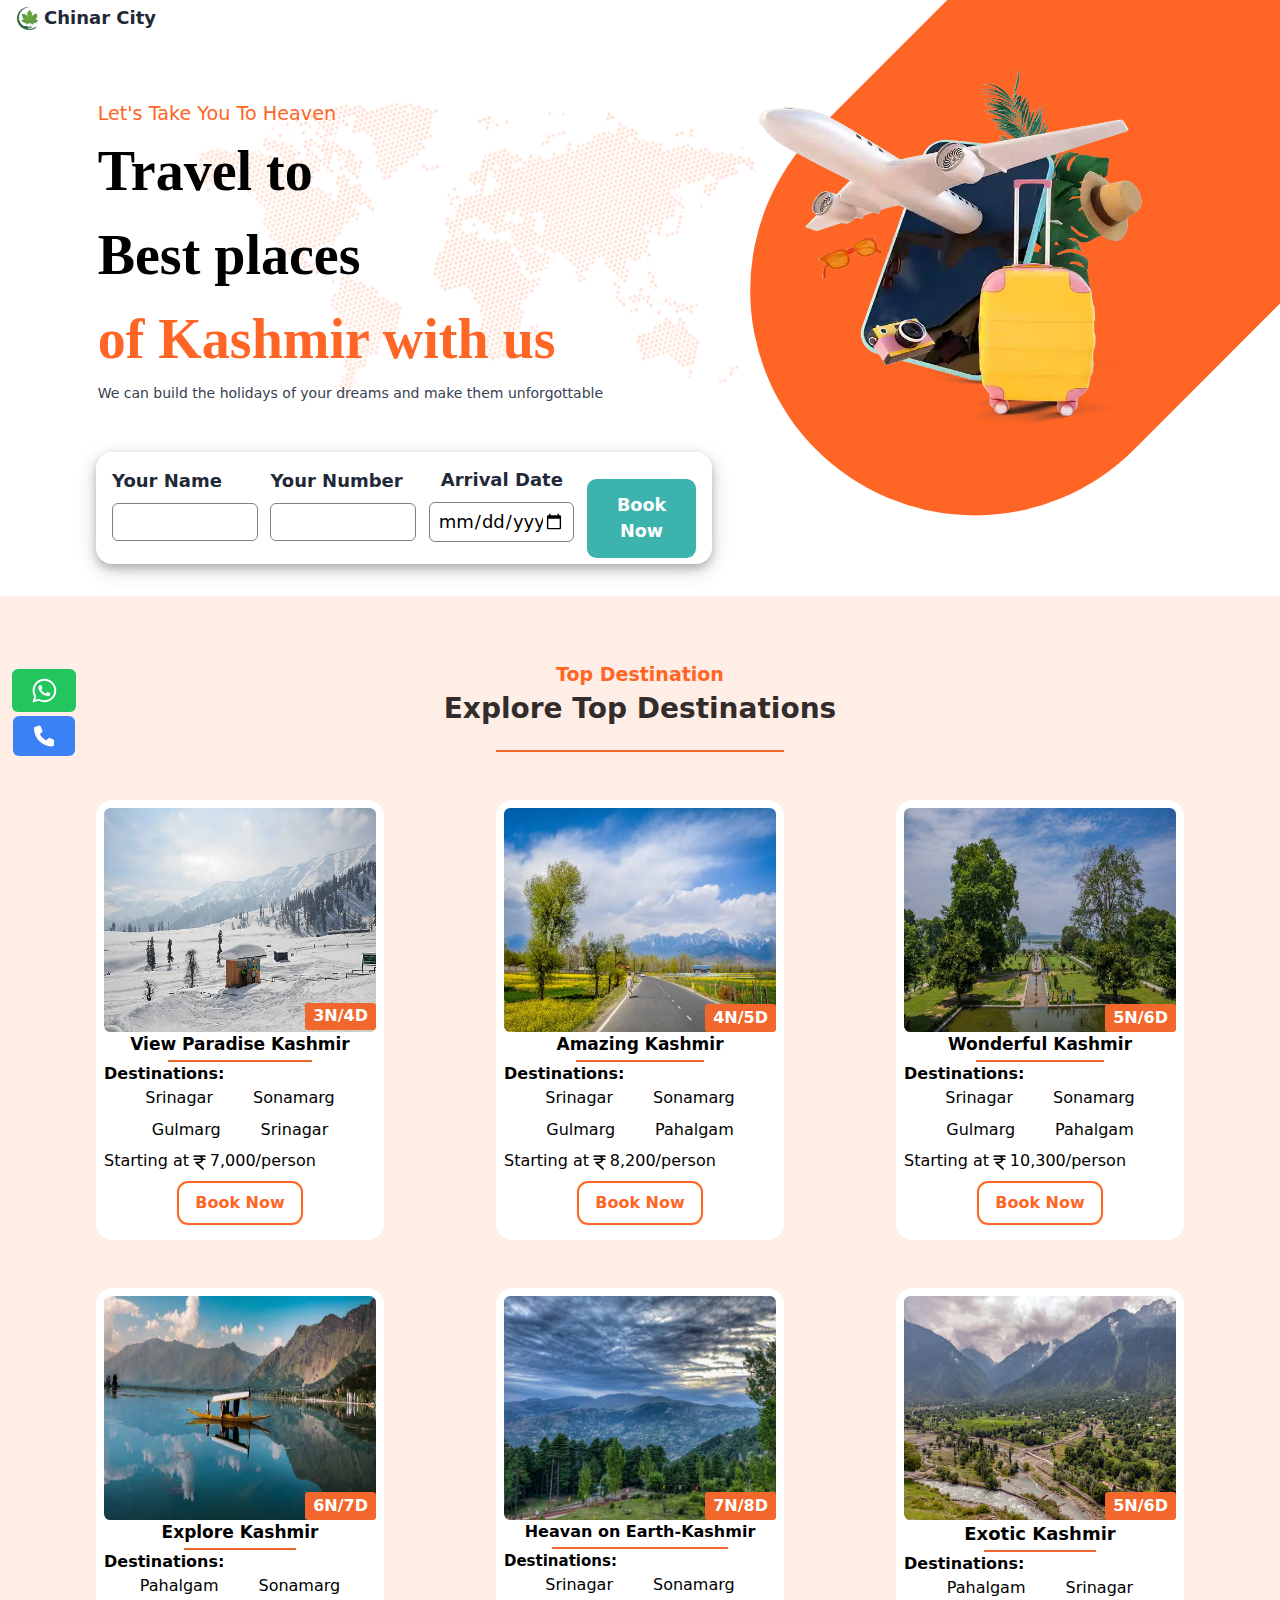
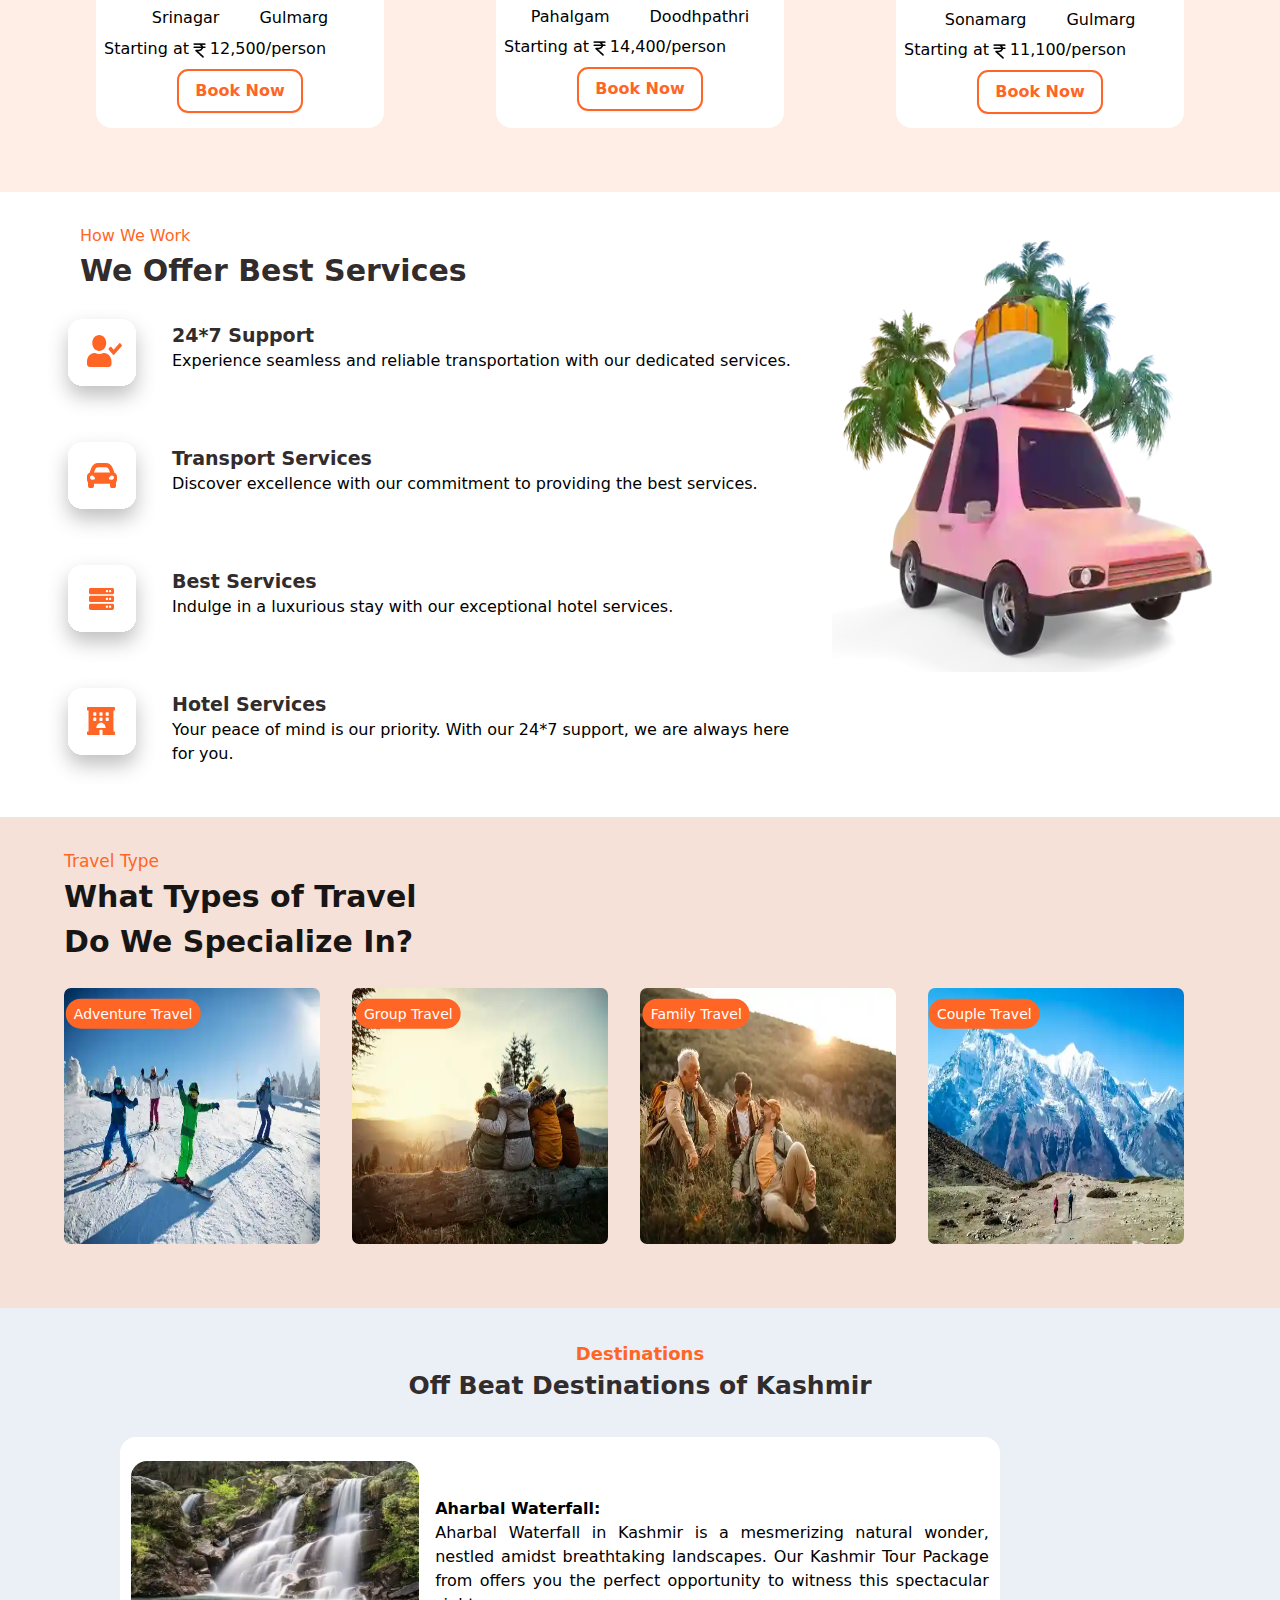
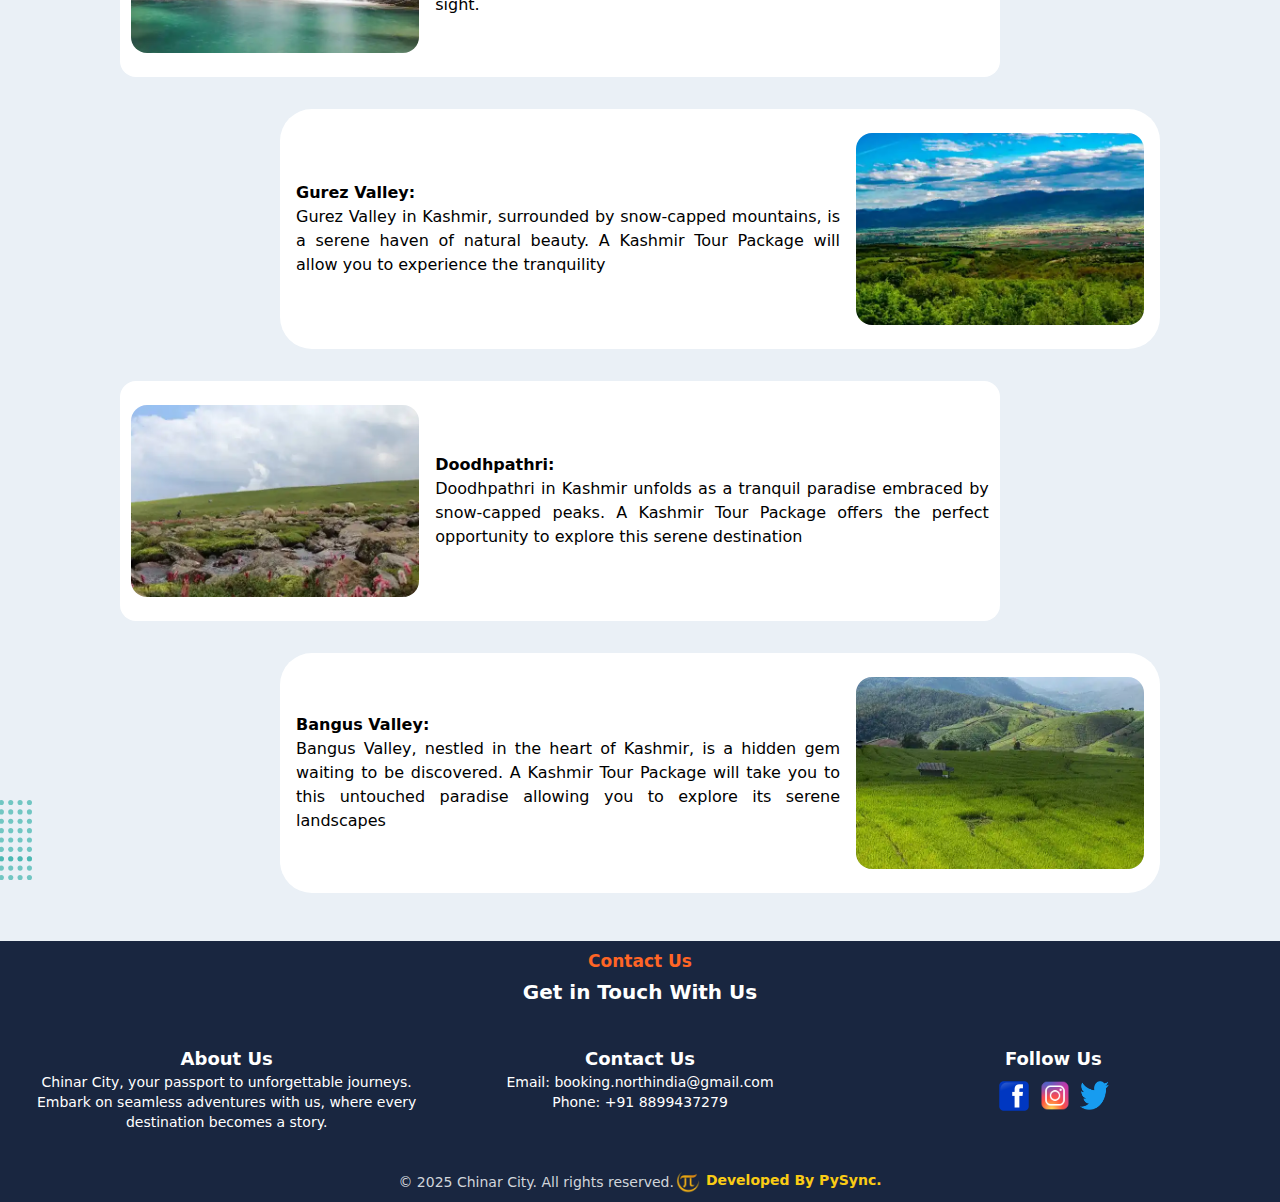
<file: index.html>
<!DOCTYPE html>
<html lang="en">
<head>
    
    <!-- Google tag (gtag.js) -->
<script async src="https://www.googletagmanager.com/gtag/js?id=AW-16544495158"></script>
<script>
  window.dataLayer = window.dataLayer || [];
  function gtag(){dataLayer.push(arguments);}
  gtag('js', new Date());

  gtag('config', 'AW-16544495158');
</script>

<!-- Event snippet for ConversionAction05Mar2025 conversion page
In your html page, add the snippet and call gtag_report_conversion when someone clicks on the chosen link or button. -->
<script>
function gtag_report_conversion(url) {
  var callback = function () {
    if (typeof(url) != 'undefined') {
      window.location = url;
    }<
  };
  gtag('event', 'conversion', {
      'send_to': 'AW-16544495158/zjQYCMzosaYaELbsg9E9',
      'event_callback': callback
  });
  return false;
}
</script>

    <meta charset="UTF-8">
    <meta name="viewport" content="width=device-width, initial-scale=1.0">
    <link rel="stylesheet" href="style.css">
    <link rel="icon" type="image/webp" href="images/logo.webp">
    <title>Chinar city </title>
    <style>
        body{
            box-sizing:border-box;
            padding: 0px 0px;
            margin: 0px 0px;
        }

        .heroImg{
            position: absolute;
            top: -81px;
            width: 530px;
            height: 600px;
            right: -0.3px;
            z-index: -1;
        }
        @media (min-width: 950px) and (max-width: 1160px){ 
            .heroImg{
            position: absolute;
            top: -81px;
            width: 450px;
            height: 600px;
            right: -0.5px;
            z-index: -1;
        }
        }
        @media (min-width: 768px) and (max-width: 950px){ 
            .heroImg{
            position: absolute;
            top: -81px;
            width: 430px;
            height: 600px;
            right: -0.5px;
            z-index: -1;
        }
        }
        @media (min-width: 600px) and (max-width: 768px){ 
            .heroImg{
            position: absolute;
            top: -81px;
            width: 510px;
            height: 600px;
            right: -0.5px;
            z-index: -1;
        }
        }
        @media (min-width: 500px) and (max-width: 600px){ 
            .heroImg{
            position: absolute;
            top: -81px;
            width: 500px;
            height: 700px;
            right: -0.5px;
            z-index: -1;
        }
        }
        @media (min-width: 400px) and (max-width: 500px) {
            .heroImg{
            position: absolute;
            top: -81px;
            width: 400px;
            height:600px;
            right: -0.5px;
            z-index: -1;
        }

        }
        @media (min-width: 200px) and (max-width: 400px) {
            .heroImg{
            position: absolute;
            top: -81px;
            width: 320px;
            height:500px;
            right: -0.5px;
            z-index: -1;
        }

        }
      
           
        .mapImg{
            position: absolute;
            top: 80px;
            width: 650px;
            height: 550px;
            left: 150px;
            z-index: -1;
           
        }
        @media (min-width: 768px) and (max-width: 1000px){
            .mapImg{
            position: absolute;
            top: 80px;
            width: 500px;
            height: 400px;
            left:50px;
            z-index: -1;
           
        }
            }
            @media (min-width: 500px) and (max-width: 508px){
            .mapImg{
            position: absolute;
            top: 35rem;
            width: 480px;
            height: 400px;
            left:10px;
            z-index: -1;
           
        }
            }
        @media (min-width: 508px) and (max-width: 768px){
            .mapImg{
            position: absolute;
            top: 35rem;
            width: 500px;
            height: 400px;
            left:10px;
            z-index: -1;
           
        }
            }
        @media (min-width: 400px) and (max-width: 500px) {
            .mapImg{
            position: absolute;
            top: 35rem;
            width: 400px;
            height: 300px;
            left:0px;
            z-index: -1;
           
        }

        }
        @media (min-width: 200px) and (max-width: 400px) {
            .mapImg{
            position: absolute;
            top: 35rem;
            width: 300px;
            height: 300px;
            left:0px;
            z-index: -1;
           
        }

        }
        .aeroplaneimg{
            height: 25rem;
            width: 28rem;

        }
        @media (min-width: 400px) and (max-width: 500px) {
            .aeroplaneimg{
            height: 20rem;
            width: 23rem;

        }

        }
        @media (min-width: 200px) and (max-width: 400px) {
            .aeroplaneimg{
            height: 15rem;
            width: 18rem;

        }

        }

       
        .header{
            display: flex;
            flex-direction: row;
            align-items: start;
            justify-content: space-around;
            padding: .5rem 2rem;
            gap: 0px;
        }
        @media (max-width:768px){
            .header{
            display: flex;
            flex-direction: column-reverse;
            align-items: center;
            justify-content: space-around;
            padding: 2rem 2rem;
            gap:2rem;
        }

        }
        .toptext{
            font-size: 3.5rem;
            font-weight: 600;
        }
        @media (min-width: 768px) and (max-width: 900px) {  
            .toptext{
            font-size: 2.7rem;
            font-weight:600;
        } 
        }
        @media (min-width: 410px) and (max-width: 678px) {  
            .toptext{
                font-size: 3.5rem;
            font-weight: 600;
        } 
        }
        @media (min-width: 200px) and (max-width: 410px) {  
            .toptext{
            font-size: 2.6rem;
            font-weight:600;
            text-align: center;
        } 
        }
        .formfield{
            width: 9.1rem;
            border: 1px solid gray;
        }
        @media (min-width: 200px) and (max-width: 400px) {  
            .form{
            background-color: #ffffff;
            padding: 1rem 1rem;
            display: flex;
            flex-direction: column;
            align-items: center;
            justify-content:center;
            border-radius: 2rem;
            gap: 0.8rem;
            width: 18rem;
            box-shadow: 0 4px 8px 0 rgba(0, 0, 0, 0.2), 0 6px 20px 0 rgba(0, 0, 0, 0.19);
        }
    }
        @media (min-width: 400px) and (max-width: 768px) {  
            .form{
            background-color: #ffffff;
            padding: 1rem 1rem;
            display: flex;
            flex-direction: column;
            align-items: center;
            justify-content:center;
            border-radius: 2rem;
            width: 22rem;
            gap: 0.4rem;
            box-shadow: 0 4px 8px 0 rgba(0, 0, 0, 0.2), 0 6px 20px 0 rgba(0, 0, 0, 0.19);
        }
    }
    @media (min-width: 768px){
        .form{
            background-color: #ffffff;
            padding: 0.4rem 1rem;
            margin-left: 6rem;
            display: flex;
            flex-direction: row;
            align-items: center;
            justify-content: start;
            border-radius: 1rem;
            gap: 0.8rem;
            width: 38.5rem;
            box-shadow: 0 4px 8px 0 rgba(0, 0, 0, 0.2), 0 6px 20px 0 rgba(0, 0, 0, 0.19);
        }
    }
    .formbtn{
            background-color: #3DB3AD;
            font-size: 1.1rem;
            padding: 0.7rem 1.2rem;
            color: #ffffff;
            font-weight: 700;
            border-radius: 0.6rem;
            margin-top: 1rem;
           
        }
    @media (min-width: 768px){ 
        .formbtn{
            background-color: #3DB3AD;
            font-size: 1.1rem;
            padding: 0.8rem 0.6rem;
            color: #ffffff;
            font-weight: 700;
            border-radius: 0.6rem;
            margin-top: 1.3rem;
           
        }
        }
        
      .formbtn:hover{
        background-color: #3fb5af;

        }
        .booknow{
        border: 2px solid #ff6525;
         color:#ff6525;
         border-radius: 0.7rem;
         transition: 0.5s;
    }
    .booknow:hover{
        background-color:#f85b18;
        color: white;
    }
    .pkcscn{
        padding: 4rem 3rem;
        margin-top: 2rem;
        background-color: #FFEEE5;
    }
    @media (min-width: 768px) and (max-width:1024px){
        .pkcscn{
        padding: 4rem 1.5rem;
        background-color: #FFEEE5;
    }
    }
    @media (min-width: 200px) and (max-width:400px){
        .card{
        width: 16rem;
        height: 27rem;
        border-radius: 1rem;
        padding: 0.5rem 0.5rem 0.7rem 0.5rem;
        background-color: #ffffff;
    }
    }
    @media (min-width: 400px) and (max-width:768px){
        .card{
        width: 20rem;
        height: 27rem;
        border-radius: 1rem;
        padding: 0.5rem 0.5rem 0.7rem 0.5rem;
        background-color: #ffffff;
    }
    }
    @media (min-width: 768px) and (max-width:925px){
        .card{
        width: 18rem;
        height: auto;
        border-radius: 1rem;
        padding: 0.5rem 0.5rem 0.7rem 0.5rem;
        background-color: #ffffff;
    }
    }
    @media (min-width: 925px) and (max-width:1024px){
        .card{
        width: 18rem;
        height: 27.5rem;
        border-radius: 1rem;
        padding: 0.5rem 0.5rem 0.7rem 0.5rem;
        background-color: #ffffff;
    }
    }
    @media (min-width: 1024px) {
    .card{
        width: 18rem;
        height: 27.5rem;
        border-radius: 1rem;
        padding: 0.5rem 0.5rem;
        background-color: #ffffff;
    }
}
 .packages {
    display:flex;
    flex-direction: column;
    justify-content: center;
    align-items: center;
    gap: 4rem;
    margin-top: 2rem;
}

@media (min-width: 768px) {
    .packages {
    display:flex;
    flex-direction: row;
    justify-content: space-evenly;
    align-items: center;
    margin-top: 3rem;
    }
}
.dotsimg{
        display: none;
    }
    .dotsimg2{
            display: none;
    }
@media (min-width: 768px) {
.dotsimg{
            display: block;
            position: absolute;
            top: 47rem;
            width: 80px;
            height: 100px;
            left: 45px;
            z-index: -1;
        }
        .dotsimg2{
            display: block;
            position: absolute;
            top: 96rem;
            width: 80px;
            height: 100px;
            right: 35px;
            z-index: -1;
        }
    }
    
    .servicescn {
    padding: 2rem 3rem;
    display: flex;
    flex-direction: column;
    justify-content: center;
    align-content: center;
    text-align: center; /* Add text-align center for small screens */
}

@media (min-width: 768px) {
    .servicescn {
        padding: 2rem 3rem;
        display: flex;
        flex-direction: row;
        justify-content: space-around;
        align-content: start;
        text-align: left; /* Reset text-align for larger screens */
    }
}
.servicescn2 {
    display: flex;
    flex-direction: column;
    align-items: center; 
    justify-content: center; 
    gap: 1rem;
}
@media (min-width: 768px) {
.servicescn2 {
    display: flex;
    flex-direction: column;
    align-items: start; 
    justify-content: start; 
    gap: 1rem;
}
}
.servicescn3 {
    display: flex;
    flex-direction: column;
    align-items: center;
    justify-content: center; 
    margin-left: 0; 
}
@media (min-width: 768px) {
.servicescn3 {
    display: flex;
    flex-direction: column;
    align-items: start;
    justify-content: center; 
    margin-left: 2rem; 
}
}


     .sertxt1{
        font-size: 16px;
        font-weight: 500;
        color: #ff6525;

     }
     .sertxt2{
        font-size: 30px;
        font-weight: 700;
        color: rgb(50, 44, 44);

     }
     @media (max-width:768px){
        .sertxt1{
        font-size: 15px;
        font-weight: 500;
        color: #ff6525;

     }
     .sertxt2{
        font-size: 28px;
        font-weight: 700;
        color: rgb(50, 44, 44);

     }

     }
     @media (min-width: 1140px) {
.servicebg{
            display: block;
            position: absolute;
           top: 248rem;
            width: 530px;
            height: 10px;
            right: 0px;
            z-index: -1;
        }
    }
    
    @media (min-width:1024px) and (max-width:1140px){
        
.servicebg{
            display: block;
            position: absolute;
           top: 250rem;
            width: 500px;
            height: 10px;
            right: 0px;
            z-index: -1;
        }
    }
    @media (min-width:900px) and (max-width:1024px){
        
        .servicebg{
                    display: block;
                    position: absolute;
                   top: 252rem;
                    width: 450px;
                    height: 10px;
                    right: 0px;
                    z-index: -1;
                }
            }
            @media (min-width:830px) and (max-width:900px){
        
        .servicebg{
                    display: block;
                    position: absolute;
                   top: 252rem;
                    width: 400px;
                    height: 10px;
                    right: 0px;
                    z-index: -1;
                }
            
            }
            @media (min-width:808px) and (max-width:830px){
        
        .servicebg{
                    display: block;
                    position: absolute;
                   top: 256rem;
                      width: 400px;
                    height: 10px;
                    right: 0px;
                    z-index: -1;
                }
            
            }
            @media (min-width:768px) and (max-width:808px){
        
        .servicebg{
                    display: block;
                    position: absolute;
                   top: 270rem;
                    width: 400px;
                    height: 10px;
                    right: 0px;
                    z-index: -1;
                }
            
            }
            @media (max-width:768px) {
            .servicebg{
                display: none;
            }
        }
        .carimg {
    margin: 0 auto; /* Center the car image */
    display: block; /* Ensure margin: 0 auto works */
    height: 28rem;
    width: 25rem;
}


@media (min-width: 900px) and (max-width: 1024px) {
    .carimg {
        height: 27rem;
        width: 27rem;
    }
}

@media (min-width: 768px) and (max-width: 900px) {
    .carimg {
        height: 26rem;
        width: 20rem;
    }
} 
@media (min-width: 480px) and (max-width: 768px) {
    .carimg {
        height: 27rem;
        width: 27rem;
    }
}
@media (min-width: 410px) and (max-width: 480px) {
    .carimg {
        height: 25rem;
        width: 20rem;
    }
}
@media (min-width: 300px) and (max-width: 410px) {
    .carimg {
        height: 20rem;
        width: 15rem;
    }
}
.serviceList{
    display: flex;
    flex-direction: row;
    align-items: start;
    justify-content: start;
}
@media (max-width:768px) {
            .serviceList{
                display: flex;
                flex-direction: column;
                justify-content: center;
                align-items: center;
            }
        }
        .imgtest {
    position: relative;
    display: inline-block;
}

.travel3 {
    display: block;
    width: 16rem;
    height: 16rem;
    border-radius: 7px;
}

.imgtext {
    position: absolute;
    top: 10%;
    left: 22%;
    transform: translate(-50%, -50%);
    text-align: center;
    padding: 0.3rem 0.5rem;
    background-color: #ff6525;
    border-radius: 2rem;
    color: white; /* Adjust the text color as needed */
}

.travel4 {
    font-size: 14px; /* Adjust the font size as needed */
    margin: 0;
    font-weight: 500;
}

.travel1 {
    padding: 2rem 3rem;
    display: flex;
    flex-direction: column-reverse;
    justify-content: center;
    align-content: center;
    text-align: center; /* Add text-align center for small screens */
    background-color: #f5e1d8;
}

@media (min-width: 768px) {
    .travel1 {
        padding: 2rem 1.5rem 4rem  4rem;
        display: flex;
        flex-wrap: wrap; /* Allow items to wrap */
        justify-content: center;
        align-content: start;
        text-align: left;
        background-color: #f5e1d8;
    }
}

.travel2 {
        display: flex;
        flex-direction: column;
        align-items: center;
        justify-content: center;
        gap: 2rem;
        margin-top: 1.5rem;
    }

@media (min-width: 768px) {
.travel2 {
    display: flex;
    flex-direction: row;
    flex-wrap: wrap;
    align-items: center;
    justify-content: center;
    gap: 2rem;
}
}
@media (min-width: 768px) {
.traveltxt{
    font-size: 30px;
    font-weight: 700;
    color: rgb(24, 21, 21);

}
}
@media (min-width: 200px) and (max-width: 500px) {
.traveltxt{
    font-size: 23px;
    font-weight: 700;
    color: rgb(24, 21, 21);

}
}
@media (min-width: 500px) and (max-width: 768px) {
.traveltxt{
    font-size: 27px;
    font-weight: 700;
    color: rgb(24, 21, 21);

}
}

.travelheading{
    display: flex;
    flex-direction: column;
    align-items: center;
    justify-content: center;
}
@media (min-width:1210px){
.travelheading{
    display: flex;
    flex-direction: column;
    align-items: start;
    justify-content: start;
}
}
.dotsimg3{
    display: none;
}
@media (min-width: 830px) {
.dotsimg3{
            display: block;
            position: absolute;
            top: 250rem;
            width: 80px;
            height: 100px;
            left: -48px;
        
        }
    }
    @media (min-width: 808px) and (max-width:830px) {
.dotsimg3{
            display: block;
            position: absolute;
            top: 260rem;
            width: 80px;
            height: 100px;
            left: -48px;
        
        }
    }
    @media (min-width: 768px) and (max-width:808px) {
.dotsimg3{
            display: block;
            position: absolute;
            top: 270rem;
            width: 80px;
            height: 100px;
            left: -48px;
        
        }
    }
.destscn1{
    padding: 2rem 2rem;
    background-color: rgb(234, 240, 246);
    display: flex;
    flex-direction: column;
    justify-content: center;
    align-items: center;
}
.destscn2{
    display: flex;
    flex-direction: column;
    justify-content: center;
    align-items: center;
    gap: 1rem;
    background-color: white;
    padding: 0.7rem 0.7rem;
    border-radius: 1rem;

}
@media (min-width:768px) and (max-width:1075px){
.destscn2{
    display: flex;
    flex-direction: row;
    justify-content: center;
    align-items: center;
    gap: 1rem;
    background-color: white;
    padding: 0.7rem 0.7rem;
    border-radius: 1rem;
    width: 45rem;
    height: 15rem;
    margin-right: 10rem;
}
}
@media (min-width:768px) and (max-width:885px){
.destscn2{
    display: flex;
    flex-direction: row;
    justify-content: center;
    align-items: center;
    gap: 1rem;
    background-color: white;
    padding: 0.7rem 0.7rem;
    border-radius: 1rem;
    width: 40rem;
    height: 15rem;
    margin-right: 7rem;
    
}
}
@media (min-width:1075px) {
.destscn2{
    display: flex;
    flex-direction: row;
    justify-content: center;
    align-items: center;
    gap: 1rem;
    background-color: white;
    padding: 0.7rem 0.7rem;
    border-radius: 1rem;
    width: 55rem;
    height: 15rem;
    margin-right: 10rem;
}


}
.destscn3{
    display: flex;
    flex-direction: column-reverse;
    justify-content: center;
    align-items: center;
    gap: 1rem;
    background-color: white;
    padding: 1rem 1rem;
    border-radius: 2rem;

}
@media (min-width:768px) and (max-width:1075px){
.destscn3{
    display: flex;
    flex-direction: row;
    justify-content: center;
    align-items: center;
    gap: 1rem;
    background-color: white;
    padding: 1rem 1rem;
    border-radius: 2rem;
    width: 45rem;
    height: 15rem;
    margin-left: 10rem;
}
}
@media (min-width:768px) and (max-width:885px){
.destscn3{
    display: flex;
    flex-direction: row;
    justify-content: center;
    align-items: center;
    gap: 1rem;
    background-color: white;
    padding: 1rem 1rem;
    border-radius: 2rem;
    width: 40rem;
    height: 15rem;
    margin-left: 7rem;
}
}
@media (min-width:1075px){
.destscn3{
    display: flex;
    flex-direction: row;
    justify-content: center;
    align-items: center;
    gap: 1rem;
    background-color: white;
    padding: 1rem 1rem;
    border-radius: 2rem;
    width: 55rem;
    height: 15rem;
    margin-left: 10rem;
}
}
.destimg{
    border-radius: 1rem;
    height: 12rem;
    font-weight: 12rem;
}
@media (min-width: 200px) and (max-width: 400px) {
.whatsappbtn{
  padding: 0.5rem 0.5rem;

}
.callbtn{
  padding: 0.6rem 0.7rem;

}
}
@media (min-width: 400px) and (max-width: 600px) {
.whatsappbtn{
  padding: 0.75rem 0.75rem;

}
.callbtn{
  padding: 0.9rem 0.9rem;

}
}
@media (min-width: 600px) {
  .whatsappbtn{
  padding: 0.5rem 1.1rem;

}
.callbtn{
  padding: 0.5rem 1.3rem;

}
  

}
.footer {
      color: white;
      padding: 20px;
      display: flex;
      justify-content: space-around;
      flex-wrap: wrap;
    }

    footer section {
      flex: 1;
      text-align: center;
      margin: 10px;
    }

    @media screen and (max-width: 768px) {
      .footer {
        flex-direction: column;
      }
    }
    .footertxt{
        font-size: 18px;
        font-weight: 700;
    }
    .popup-form {
    background: linear-gradient(to right, #79055a, rgb(241, 60, 60));
    box-shadow: 0 4px 6px rgba(0, 0, 0, 0.1);
    color: #ffffff;
    position: relative;
    border-radius: 10px;
    padding: 20px;
  }


  #closeButton {
    color: #5bd1d5;
    position: absolute;
    top: 10px;
    right: 10px;
    /* Additional styling for the close button */
  }

  #submitButton {
    background-color: #ff6525;
    color: #ffffff;
    transition: background-color 0.3s ease;
  }

  #submitButton:hover {
    background-color: #eb6c35;
  }
  @media (min-width:350px){
    .pkgfrm{
    width: 17rem;
    padding: 0.3rem 0.3rem;
    border-radius: 0.4rem;
   }
  }
  @media (min-width:250px) and (max-width:350px) {
    .pkgfrm{
    width: 13rem;
    padding: 0.3rem 0.3rem;
    border-radius: 0.4rem;
   }
  }
    </style>
</head>
<body>
    
    <header>
        <div style="z-index: 1;" class="fixed sm:left-3 left-2  sm:bottom-36 bottom-32 flex flex-col space-y-4">
            <!-- WhatsApp Button -->
            <div class="flex flex-col items-center justify-center gap-1">
                <a onclick="gtag_report_conversion('')"  href="https://api.whatsapp.com/send?phone=+91 8899437279&text=Hello,%20I%20Need%20a%20package%20for%20kashmir.."> <button class="whatsappbtn bg-green-500 text-white  rounded-full sm:rounded-md ">
                <svg style="width: 1.8rem;height:1.7rem;" xmlns="http://www.w3.org/2000/svg"  viewBox="0 0 448 512"><path fill="#ffffff" d="M380.9 97.1C339 55.1 283.2 32 223.9 32c-122.4 0-222 99.6-222 222 0 39.1 10.2 77.3 29.6 111L0 480l117.7-30.9c32.4 17.7 68.9 27 106.1 27h.1c122.3 0 224.1-99.6 224.1-222 0-59.3-25.2-115-67.1-157zm-157 341.6c-33.2 0-65.7-8.9-94-25.7l-6.7-4-69.8 18.3L72 359.2l-4.4-7c-18.5-29.4-28.2-63.3-28.2-98.2 0-101.7 82.8-184.5 184.6-184.5 49.3 0 95.6 19.2 130.4 54.1 34.8 34.9 56.2 81.2 56.1 130.5 0 101.8-84.9 184.6-186.6 184.6zm101.2-138.2c-5.5-2.8-32.8-16.2-37.9-18-5.1-1.9-8.8-2.8-12.5 2.8-3.7 5.6-14.3 18-17.6 21.8-3.2 3.7-6.5 4.2-12 1.4-32.6-16.3-54-29.1-75.5-66-5.7-9.8 5.7-9.1 16.3-30.3 1.8-3.7 .9-6.9-.5-9.7-1.4-2.8-12.5-30.1-17.1-41.2-4.5-10.8-9.1-9.3-12.5-9.5-3.2-.2-6.9-.2-10.6-.2-3.7 0-9.7 1.4-14.8 6.9-5.1 5.6-19.4 19-19.4 46.3 0 27.3 19.9 53.7 22.6 57.4 2.8 3.7 39.1 59.7 94.8 83.8 35.2 15.2 49 16.5 66.6 13.9 10.7-1.6 32.8-13.4 37.4-26.4 4.6-13 4.6-24.1 3.2-26.4-1.3-2.5-5-3.9-10.5-6.6z"/></svg>
    
            </button></a>
        
            <!-- Call Button -->
            <a onclick="gtag_report_conversion('')"  href="tel:+918899437279"><button class="callbtn bg-blue-500 text-white  rounded-full sm:rounded-md ">
                <svg style="width: 1.3rem;height:1.5rem;"  xmlns="http://www.w3.org/2000/svg"  viewBox="0 0 512 512"><path fill="#ffffff" d="M164.9 24.6c-7.7-18.6-28-28.5-47.4-23.2l-88 24C12.1 30.2 0 46 0 64C0 311.4 200.6 512 448 512c18 0 33.8-12.1 38.6-29.5l24-88c5.3-19.4-4.6-39.7-23.2-47.4l-96-40c-16.3-6.8-35.2-2.1-46.3 11.6L304.7 368C234.3 334.7 177.3 277.7 144 207.3L193.3 167c13.7-11.2 18.4-30 11.6-46.3l-40-96z"/></svg>
            </button></a>
        </div>
          </div>
    <!-- Header section -->
    <div class="flex items-center px-4 py-1 gap-1 text-gray-800 font-semibold text-lg"><img style="height: 1.5rem;width: 1.5rem;;" src="images/logo.webp" alt="logo">Chinar City</div>
        <div class="header">
            <div class="sm:mt-14 md:mt-12 mt-8">
                <span style="font-size: 1.2rem; font-weight: 500; color: #ff6525;">Let's Take You To Heaven</span>
                <h1 class="toptext" style="font-family:Cambria, Cochin, Georgia, Times, 'Times New Roman', serif; ">Travel to </h1>
                <p class="toptext" style="font-family:Cambria, Cochin, Georgia, Times, 'Times New Roman', serif; ">Best places</p>
                <p class="toptext" style="color: #ff6525; font-family:Cambria, Cochin, Georgia, Times, 'Times New Roman', serif;">of Kashmir with us</p>
                <span class="text-sm text-gray-700 w-auto text-center sm:text-start ">We can build the holidays of your dreams and make them
                    unforgottable</span>
            </div>
            <div>
                <img class="aeroplaneimg" src="images/aeroplaneimg.webp" alt="aeroplaneimg">
            </div>

        </div>
            <div class="heroImg">
            <img src="images/heroimg1.svg" alt="heroimg">
        </div>
        <div class="mapImg">
            <img src="images/mapimg.svg" alt="mapimg">
        </div>
       
    </header>
    <div class="flex items-center justify-center md:justify-start">
        <form id="heroForm" class="form" action="https://docs.google.com/forms/u/0/d/e/1FAIpQLScUMjgkImEbp1nCE3GXjBNkX8izY58ufUKqW4-krk_RODAUqw/formResponse" method="post" autocomplete="off">
            <div class="flex flex-col items-start  justify-center ">
            <label for="yourName" class="text-gray-800 font-semibold text-lg">Your Name</label>
            <input class=" formfield px-2 py-1 text-gray-800 outline-gray-200 text-lg my-2 rounded-md" type="text" id="yourName"
                name="entry.2077229510" required >
              </div>
                 <div class="flex flex-col items-start  justify-center">
            <label for="phoneNumber" class="text-gray-800 font-semibold text-lg">Your Number</label>
            <input class="formfield px-2 py-1 text-gray-800 outline-gray-200 text-lg my-2 rounded-md"
                id="phoneNumber" name="entry.1120133276" type="tel" required pattern="[0-9]{10}" title="Please enter exactly 10 digits" maxlength="10" minlength="10"  required >
            </div>
             <div class="flex flex-col items-start  justify-center">
            <label for="arrivalDate" class="text-gray-800 font-semibold text-lg ml-3">Arrival Date</label>
            <input class="formfield px-2 py-1 outline-gray-200 text-lg my-2 rounded-md" type="date" id="arrivalDate"
                name="entry.1329537521" >
            </div>
            <div class="formbtn">
                <button>Book Now</button>
            </div>
      
            
    
        </form>
    </div>

    <!-- package section -->

    <section class="pkcscn">
        <div class="text-center mb-4 ">
        <h1 style="color: #ff6525; font-weight: 600;font-size: 19px;" >Top Destination</h1>
        <h2 style="font-size: 28px;font-weight: 700;color: rgb(50, 44, 44);">Explore Top Destinations</h2>
    </div>
   <div class="flex flex-col items-center justify-center">

    <hr style="width: 18rem;border:1px solid #f2672b;margin-top: 0.2rem;"></div>
    <div class="dotsimg">
        <img src="images/dotsimg.svg" alt="dotsimg">
    </div>
    <div class="dotsimg2">
        <img src="images/dotsimg.svg" alt="dotsimg2">
    </div>
    <div class="packages ">
        <div class="card relative">
            <img style="width: 100%;height: 14rem; border-radius: 0.4rem;" src="images/packageimg1.webp" alt="img1">
               <div class="flex flex-col items-center justify-center"> <h1 style="font-size: 17px; font-weight: 600; gap: 0.2rem;">View Paradise Kashmir</h1>
                <hr style="width: 9rem;border:1px solid #f2672b;margin-top: 0.2rem;"></div>
                <span style="font-size: 16px; font-weight: 600;">Destinations:</span>
                <div style="gap: 0.5rem;margin-bottom: 0.4rem;" class="flex flex-col  justify-center items-center">
                    <p class="flex items-center justify-center gap-10"><span>Srinagar</span><span>Sonamarg</span></p>
                    <p class="flex items-center justify-center gap-10"><span>Gulmarg</span><span>Srinagar</span></p>
                </div>
                <h2 class="flex items-center">Starting at <img style="height: 1.2rem;width: 1.3rem;margin-top: 0.2rem;" src="images/rupeeiconW.webp" alt="rupeeicon"> 7,000/person</h2>
                     
                <div class="flex justify-center items-center mt-2">
                    <button class="booknow py-2 px-4 shadow-sm font-semibold text-center"  onclick="openModel()">Book Now</button>
                </div>
                <div style="position: absolute;top:12.7rem;right: 0.5rem;padding: 0.1rem 0.5rem; background-color:#f2672b;font-weight: 600;color: white;font-size: 16px; border-radius: 0.2rem;">
                    3N/4D
                </div>
    
            </div>
            <div class="card relative">
                <img style="width: 100%;height: 14rem; border-radius: 0.4rem;" src="images/packageimg2.webp" alt="img2">
                   <div class="flex flex-col items-center justify-center"> <h1 style="font-size: 17px; font-weight: 600; gap: 0.2rem;">Amazing Kashmir</h1>
                    <hr style="width: 8rem;border:1px solid #f2672b;margin-top: 0.2rem;"></div>
                    <span style="font-size: 16px; font-weight: 600;">Destinations:</span>
                    <div style="gap: 0.5rem;margin-bottom: 0.4rem;" class="flex flex-col  justify-center items-center">
                        <p class="flex items-center justify-center gap-10"><span>Srinagar</span><span>Sonamarg</span></p>
                        <p class="flex items-center justify-center gap-10"><span>Gulmarg</span><span>Pahalgam</span></p>
                    </div>
                    <h2 class="flex items-center">Starting at <img style="height: 1.2rem;width: 1.3rem;margin-top: 0.2rem;" src="images/rupeeiconW.webp" alt="rupeeicon"> 8,200/person</h2>
                         
                    <div class="flex justify-center items-center mt-2">
                        <button class="booknow py-2 px-4 shadow-sm font-semibold text-center"  onclick="openModel()">Book Now</button>
                    </div>
                    <div style="position: absolute;top:12.8rem;right: 0.5rem;padding: 0.1rem 0.5rem; background-color:#f2672b;font-weight: 600;color: white;font-size: 16px; border-radius: 0.2rem;">
                        4N/5D
                    </div>
        
                </div>
                <div class="card relative">
                    <img style="width: 100%;height: 14rem; border-radius: 0.4rem;" src="images/packageimg3.webp" alt="img1">
                       <div class="flex flex-col items-center justify-center"> <h1 style="font-size: 17px; font-weight: 600; gap: 0.2rem;" >Wonderful Kashmir </h1>
                        <hr style="width: 8rem;border:1px solid #f2672b;margin-top: 0.2rem;"></div>
                        <span style="font-size: 16px; font-weight: 600;">Destinations:</span>
                        <div style="gap: 0.5rem;margin-bottom: 0.4rem;" class="flex flex-col  justify-center items-center">
                            <p class="flex items-center justify-center gap-10"><span>Srinagar</span><span>Sonamarg</span></p>
                            <p class="flex items-center justify-center gap-10"><span>Gulmarg</span><span>Pahalgam</span></p>
                        </div>
                        <h2 class="flex items-center">Starting at <img style="height: 1.2rem;width: 1.3rem;margin-top: 0.2rem;" src="images/rupeeiconW.webp" alt="rupeeicon"> 10,300/person</h2>
                             
                        <div class="flex justify-center items-center mt-2">
                            <button class="booknow py-2 px-4 shadow-sm font-semibold text-center"  onclick="openModel()">Book Now</button>
                        </div>
                        <div style="position: absolute;top:12.8rem;right: 0.5rem;padding: 0.1rem 0.5rem; background-color:#f2672b;font-weight: 600;color: white;font-size: 16px; border-radius: 0.2rem;">
                            5N/6D
                        </div>
            
                    </div>
    </div>
    <div class="packages mt-6 ">
        <div class="card relative">
            <img style="width: 100%;height: 14rem; border-radius: 0.4rem;" src="images/packageimg4.webp" alt="img1">
               <div class="flex flex-col items-center justify-center"> <h1 style="font-size: 17px; font-weight: 600; gap: 0.2rem;">Explore Kashmir</h1>
                <hr style="width: 7rem;border:1px solid #f2672b;margin-top: 0.2rem;"></div>
                <span style="font-size: 16px; font-weight: 600;">Destinations:</span>
                <div style="gap: 0.5rem;margin-bottom: 0.4rem;" class="flex flex-col  justify-center items-center">
                    <p class="flex items-center justify-center gap-10"><span>Pahalgam</span><span>Sonamarg</span></p>
                    <p class="flex items-center justify-center gap-10"><span>Srinagar</span><span>Gulmarg</span></p>
                </div>
                <h2 class="flex items-center">Starting at <img style="height: 1.2rem;width: 1.3rem;margin-top: 0.2rem;" src="images/rupeeiconW.webp" alt="rupeeicon"> 12,500/person</h2>
                     
                <div class="flex justify-center items-center mt-2">
                    <button class="booknow py-2 px-4 shadow-sm font-semibold text-center"  onclick="openModel()">Book Now</button>
                </div>
                <div style="position: absolute;top:12.8rem;right: 0.5rem;padding: 0.1rem 0.5rem; background-color:#f2672b;font-weight: 600;color: white;font-size: 16px; border-radius: 0.2rem;">
                    6N/7D
                </div>
    
            </div>
            <div class="card relative">
                <img style="width: 100%;height: 14rem; border-radius: 0.4rem;" src="images/packageimg9.webp" alt="img1">
                   <div class="flex flex-col items-center justify-center"> <h1 style="font-size: 16px; font-weight: 600; gap: 0.2rem;">Heavan on Earth-Kashmir</h1>
                    <hr style="width: 11rem;border:1px solid #f2672b;margin-top: 0.2rem;"></div>
                    <span style="font-size: 15px; font-weight: 600;">Destinations:</span>
                    <div style="gap: 0.5rem;margin-bottom: 0.4rem;" class="flex flex-col  justify-center items-center">
                        <p class="flex items-center justify-center gap-10"><span>Srinagar</span><span>Sonamarg</span></p>
                        <p class="flex items-center justify-center gap-10"><span>Pahalgam</span><span>Doodhpathri</span></p>
                    </div>
                    <h2 class="flex items-center">Starting at <img style="height: 1.2rem;width: 1.3rem;margin-top: 0.2rem;" src="images/rupeeiconW.webp" alt="rupeeicon"> 14,400/person</h2>
                         
                    <div class="flex justify-center items-center mt-2">
                        <button class="booknow py-2 px-4 shadow-sm font-semibold text-center"  onclick="openModel()">Book Now</button>
                    </div>
                    <div style="position: absolute;top:12.8rem;right: 0.5rem;padding: 0.1rem 0.5rem; background-color:#f2672b;font-weight: 600;color: white;font-size: 16px; border-radius: 0.2rem;">
                        7N/8D
                    </div>
        
                </div>    
            <div class="card relative">
                <img style="width: 100%;height: 14rem; border-radius: 0.4rem;" src="images/packageimg7.webp" alt="img1">
                   <div class="flex flex-col items-center justify-center"> <h1 style="font-size: 18px; font-weight: 600; gap: 0.2rem;" >Exotic Kashmir </h1>
                    <hr style="width: 7rem;border:1px solid #f2672b;margin-top: 0.2rem;"></div>
                    <span style="font-size: 16px; font-weight: 600;">Destinations:</span>
                    <div style="gap: 0.5rem;margin-bottom: 0.4rem;" class="flex flex-col  justify-center items-center">
                        <p class="flex items-center justify-center gap-10"><span>Pahalgam</span><span>Srinagar</span></p>
                        <p class="flex items-center justify-center gap-10"><span>Sonamarg</span><span>Gulmarg</span></p>
                    </div>
                    <h2 class="flex items-center">Starting at <img style="height: 1.2rem;width: 1.3rem;margin-top: 0.2rem;" src="images/rupeeiconW.webp" alt="rupeeicon"> 11,100/person</h2>
                         
                    <div class="flex justify-center items-center mt-2">
                        <button class="booknow py-2 px-4 shadow-sm font-semibold text-center"  onclick="openModel()">Book Now</button>
                    </div>
                    <div style="position: absolute;top:12.8rem;right: 0.5rem;padding: 0.1rem 0.5rem; background-color:#f2672b;font-weight: 600;color: white;font-size: 16px; border-radius: 0.2rem;">
                        5N/6D
                    </div>
        
                </div>
       
                
         </div>
     
            
         <div id="modelContainer"  class="hidden fixed z-20 top-7 left-0 w-full md:px-0 px-10 h-full flex items-center justify-center">
            <div class="popup-form rounded-lg shadow-lg text-white relative">
                <button  id="closeButton" class="absolute right-2 top-2">
                    <svg class="h-6 w-6 text-white" fill="none" viewBox="0 0 24 24" stroke="currentColor">
                        <path stroke-linecap="round" stroke-linejoin="round" stroke-width="2" d="M6 18L18 6M6 6l12 12"></path>
                    </svg>
                </button>
                <form id="popupForm" style="padding: 0.4rem 0.4rem; margin-top: 1rem ;" method="POST" action="https://docs.google.com/forms/u/0/d/e/1FAIpQLScUMjgkImEbp1nCE3GXjBNkX8izY58ufUKqW4-krk_RODAUqw/formResponse" autocomplete="off">
                    <h1 class="text-2xl font-bold mb-4">Enquire Now!</h1>
                    <div class="mb-4  flex flex-col justify-start items-start">
                        <label for="name" class="text-gray-100 mb-2 font-semibold text-lg">Name:</label>
                        <input style="color: black;" class="pkgfrm" id="name" name="entry.2077229510" class=" text-gray-800  rounded-md bg-gray-200 focus:outline-none focus:border-purple-700" type="text" required pattern="[A-Za-z\s]+" title="Please enter only letters">
                    </div>
                    <div class="mb-4  flex flex-col justify-start items-start">
                        <label for="phone" class="text-gray-100 mb-2 font-semibold text-lg">Phone Number:</label>
                        <input style="color: black;" class="pkgfrm" id="phone" name="entry.1120133276" class=" text-gray-800  bg-gray-200 focus:outline-none focus:border-purple-700" type="tel" required pattern="\d{10}" title="Please enter exactly 10 digits" maxlength="10" minlength="10">
                    </div>
                    <div class="mb-4  flex flex-col justify-start items-start">
                        <label for="date" class="text-gray-100 mb-2 font-semibold text-lg">Arrival Date:</label>
                        <input style="color: black;" class="pkgfrm" type="date" id="date" name="entry.1329537521" class=" text-gray-800  bg-gray-200 focus:outline-none focus:border-purple-700" required>
                    </div>
                    <div class="flex justify-center">
                        <button style="font-size: 18px;font-weight: 600;"  class="pkgfrm" type="submit" id="submitButton" class=" bg-pink-500 hover:bg-pink-600 text-white  shadow-md transition duration-300">Send me Details</button>
                    </div>
                </form>
            </div>
        </div>
    </section>



    <!-- service section -->


    <section class="servicescn">
        
        <div class="servicebg">
            <img src="images/serviceimgbg2.svg" alt="serviceimgbg">
        </div>
        <div class="servicescn2">
            <div class="servicescn3">
            <h2 class="sertxt1">How We Work</h2>
            <h1 class="sertxt2">We Offer Best Services</h1>
            </div>
            <div class="serviceList ">
            <img src="images/serviceimg1.svg" alt="service1">
            <div style="padding: 0rem 1rem;" class="flex flex-col justify-start mt-3">
                <h1  style="font-size: 19px;font-weight: 700;color: rgb(50, 44, 44); ">24*7 Support</h1>
            <span >Experience seamless and reliable transportation with our dedicated services.</span>
            </div>
            
            </div>
            <div class="serviceList">
            <img src="images/serviceimg2.svg" alt="service2">
            <div style="padding: 0rem 1rem;" class="flex flex-col justify-start mt-3">
                <h1  style="font-size: 19px;font-weight: 700;color: rgb(50, 44, 44); ">Transport Services</h1>
            <span >Discover excellence with our commitment to providing the best services.</span>
            </div>
            
            </div>
            <div class="serviceList">
            <img src="images/serviceimg3.svg" alt="service3">
            <div style="padding: 0rem 1rem;" class="flex flex-col justify-start mt-3">
                <h1  style="font-size: 19px;font-weight: 700;color: rgb(50, 44, 44); ">Best Services</h1>
            <span >Indulge in a luxurious stay with our exceptional hotel services.</span>
            </div>
            
            </div>
            <div class="serviceList">
                <img src="images/serviceimg4.svg" alt="service4">
                <div style="padding: 0rem 1rem;" class="flex flex-col justify-start mt-3">
                    <h1  style="font-size: 19px;font-weight: 700;color: rgb(50, 44, 44); ">Hotel Services</h1>
                <span >Your peace of mind is our priority. With our 24*7 support, we are always here for you.</span>
                </div>
                
                </div>
        </div>

    
            <img class="carimg"  src="images/carimg3.webp" alt="carimg">
        
    </section>
 

    <!-- travel type section -->


    <div class="dotsimg3">
        <img src="images/dotsimg3.svg" alt="dotsimg3">
    </div>
    <section class="travel1">
        <div>
        <div class="travelheading">
            <h3 style="color: #ff6525; font-size: 17px;">Travel Type</h3>
            <h1 class="traveltxt">What Types of Travel </h1>
           <h1 class="traveltxt"> Do We Specialize In?</h1>
        </div>

        <div class="travel2">

            <div class="imgtest">
                <img class="travel3" src="images/adventureimg.webp" alt="travelimg">
                <div style="margin-left: 0.8rem;" class="imgtext">
                    <h1 class="travel4">Adventure Travel</h1>
                </div>
            </div>
            
           
            <div class="imgtest">
                <img class="travel3" src="images/groupimg.webp" alt="travelimg">
                <div   class="imgtext">
                    <h1 class="travel4">Group Travel</h1>
                </div>
            </div>
           
            <div class="imgtest">
                <img class="travel3" src="images/familyimg.webp" alt="travelimg">
                <div class="imgtext">
                    <h1 class="travel4">Family Travel</h1>
                </div>
            </div>
            <div class="imgtest">
                <img class="travel3" src="images/coupleimg.webp" alt="travelimg">
                <div class="imgtext">
                    <h1 class="travel4">Couple Travel</h1>
                </div>
            </div>
            
            

        

        </div>
    </div>
    </section>


    <!-- destination section -->


    <section class="destscn1">
        <h3 style="color: #ff6525; font-weight: 600;font-size: 18px; text-align: center ;" >Destinations</h3>
        <h1  style="font-size: 25px;font-weight: 700;color: rgb(50, 44, 44); text-align: center ;">Off Beat Destinations of Kashmir</h1>
        <div style="margin-top: 2rem;" class="destscn2  my-4">
            <img class="destimg"  src="images/offbeatimg1.webp" alt="destinationimg1">
            <div  class="flex flex-col justify-start items-start"><h1 style="font-size: 16px;font-weight: 700;">Aharbal Waterfall:</h1>
            <p class="text-justify">Aharbal Waterfall in Kashmir is a mesmerizing natural wonder, nestled amidst breathtaking landscapes. Our <span id="headline-text">Kashmir Tour Package</span> from offers you the perfect opportunity to witness this spectacular sight.</p></div>
        </div>
        <div class="destscn3 my-4">
            <div  class="flex flex-col justify-start items-start"><h1 style="font-size: 16px;font-weight: 700;">Gurez Valley:</h1>
        <p class="text-justify">Gurez Valley in Kashmir, surrounded by snow-capped mountains, is a serene haven of natural beauty.  A <span id="headline-text">Kashmir Tour Package</span> will allow you to experience the tranquility</p></div>
        <img class="destimg"  src="images/offbeatimg2.webp" alt="destinationimg2">
    </div>
        <div class="destscn2 my-4">
            <img class="destimg"  src="images/offbeatimg3.webp" alt="destinationimg3">
            <div  class="flex flex-col justify-start items-start"><h1 style="font-size: 16px;font-weight: 700;">Doodhpathri:</h1>
            <p class="text-justify">Doodhpathri in Kashmir unfolds as a tranquil paradise embraced by snow-capped peaks. A <span id="headline-text">Kashmir Tour Package</span> offers the perfect opportunity to explore this serene destination</p></div>
        </div>
        <div class="destscn3 my-4">
            <div  class="flex flex-col justify-start items-start"><h1 style="font-size: 16px;font-weight: 700;">Bangus Valley:</h1>
        <p class="text-justify">Bangus Valley, nestled in the heart of Kashmir, is a hidden gem waiting to be discovered. A <span id="headline-text">Kashmir Tour Package</span> will take you to this untouched paradise allowing you to explore its serene landscapes</p></div>
        <img class="destimg"  src="images/offbeatimg4.webp" alt="destinationimg4">
    </div>
    </section>

    
           <!-- The Footer -->

           <footer style="background-color:  #192640;">
        
        
            <div style="gap: 0.2rem;padding: 0.5rem 0.2rem;" class="flex flex-col justify-center items-center">
                <h1 style="color:  #ff6525; font-weight: 600;font-size: 17px;" >Contact  Us</h1>
                <h1 style="color: #ffffff; font-weight: 600;font-size: 20px;">Get in Touch  With Us</h1>
            </div>
            <div class="footer">
    
        <section>
            
            <div class="flex flex-col items-center md:gap-4 gap-2 ">
                <h3 class="footertxt">About Us</h3>
                <p class="text-center text-sm">Chinar City, your passport to unforgettable journeys. Embark on seamless adventures with us, where every destination becomes a story.</p>
              </div>
        </section>
    
        <section>
            <div class="flex flex-col items-center md:gap-4 gap-2">
                <h3 class="footertxt">Contact Us</h3>
                <p class="text-sm">Email: booking.northindia@gmail.com</p>
                <p class="text-sm">Phone: +91 8899437279</p>
              </div>
        </section>
    
        <section>
            <div class="flex flex-col items-center md:gap-4 gap-2">
                <h3 style="margin-bottom: 0.3rem;" class="footertxt">Follow Us</h3>
                <div style="gap: 0.4rem;"  class="flex items-center">
                  <!-- Replace the following links with your actual social media links -->
                  <a href="#" class="text-white hover:text-gray-400 transition duration-300">
                    <img style="height: 2rem; width: 2rem;"  src="images/Facebook.webp" alt="">
                  </a>
                  <a href="#" class="text-white hover:text-gray-400 transition duration-300">
                    <img style="height: 2.3rem; width: 2.3rem;"  src="images/instagram.png" alt="">
                  </a>
                  <a href="#" class="text-white hover:text-gray-400 transition duration-300">
                    <img style="height: 1.8rem; width: 1.8rem;" src="images/twitter.png" alt="">
                  </a>
                </div>
              </div>
        </section>
    </div>
      </footer>
    
      <div style="   background-color: #192640;" class="text-center flex items-center justify-center  mx-auto py-2">
        <span style="padding-right: 0.1rem;" class="text-gray-300 text-sm">© 2025 Chinar City. All rights reserved.</span>
        <div style="gap:0.2rem;" class="flex">
    
          <div class="mx-3">
              <a href="https://www.pysync.com"><img class="w-6 h-6 rounded-full" src="images/pysynclogo.webp" alt="pysync logo">
          </div>
          <div >
            <a href="https://www.pysync.com"> <p class="text-yellow-400 font-bold text-sm">Developed By PySync.</p></a>
          </div>
       
      </div>
        
      </div>
    
        

<script>
          
window.onload = function() {
  // Get the URL parameters
  const params = new URLSearchParams(window.location.search);
  // Retrieve the keyword from the 'keyword' parameter
  const keyword = params.get('keyword');

  // Replace only if the keyword is provided
  if (keyword) {
    // Get all elements by their id or class if needed
    const elements = document.querySelectorAll('#headline-text');

    // Loop through each element with the ID and replace text
    elements.forEach(function(element) {
      const originalText = element.innerText;
      const newText = originalText.replace(/Kashmir Tour Package/g, keyword); // Use /g for global replacement
      element.innerText = newText;
    });
  }
};



        </script>
     <!-- popup form -->

 <script>
    const openButton = document.getElementById('openButton');
    const closeButton = document.getElementById('closeButton');
    const modelContainer = document.getElementById('modelContainer');

    function openModel() {
        modelContainer.classList.remove('hidden');
    }

    closeButton.addEventListener('click', () => {
        modelContainer.classList.add('hidden');
    });


</script>


<!-- scroll to popup -->

<script>
    window.onbeforeunload = function () {
        window.scrollTo(0, 0);
    }
</script>


<!-- Clear popup form -->

<script>
    document.getElementById('closeButton').addEventListener('click', function () {
        document.getElementById('popupForm').reset();
    });
</script>


<script>
    document.addEventListener('DOMContentLoaded', function() {
        // Function to handle form submission
        function handleFormSubmission(formId) {
            var form = document.getElementById(formId); // Get the form by ID
            var formData = new FormData(form);
            var xhr = new XMLHttpRequest();
            xhr.open('POST', form.action);
            xhr.send(formData);

            // Redirect to the thank you page after a short delay (in milliseconds)
            setTimeout(function() {
                window.location.href = 'https://chinarcity.com/tour/thankyou.html';
            }, 1000); // Adjust the delay as needed
        }

        // Add event listeners to both forms
        document.getElementById('heroForm').addEventListener('submit', function(event) {
            event.preventDefault(); // Prevent default form submission
            handleFormSubmission('heroForm'); // Call function to handle form submission
        });

        document.getElementById('popupForm').addEventListener('submit', function(event) {
            event.preventDefault(); // Prevent default form submission
            handleFormSubmission('popupForm'); // Call function to handle form submission
        });
    });
</script>
  
</body>
</html>
</file>
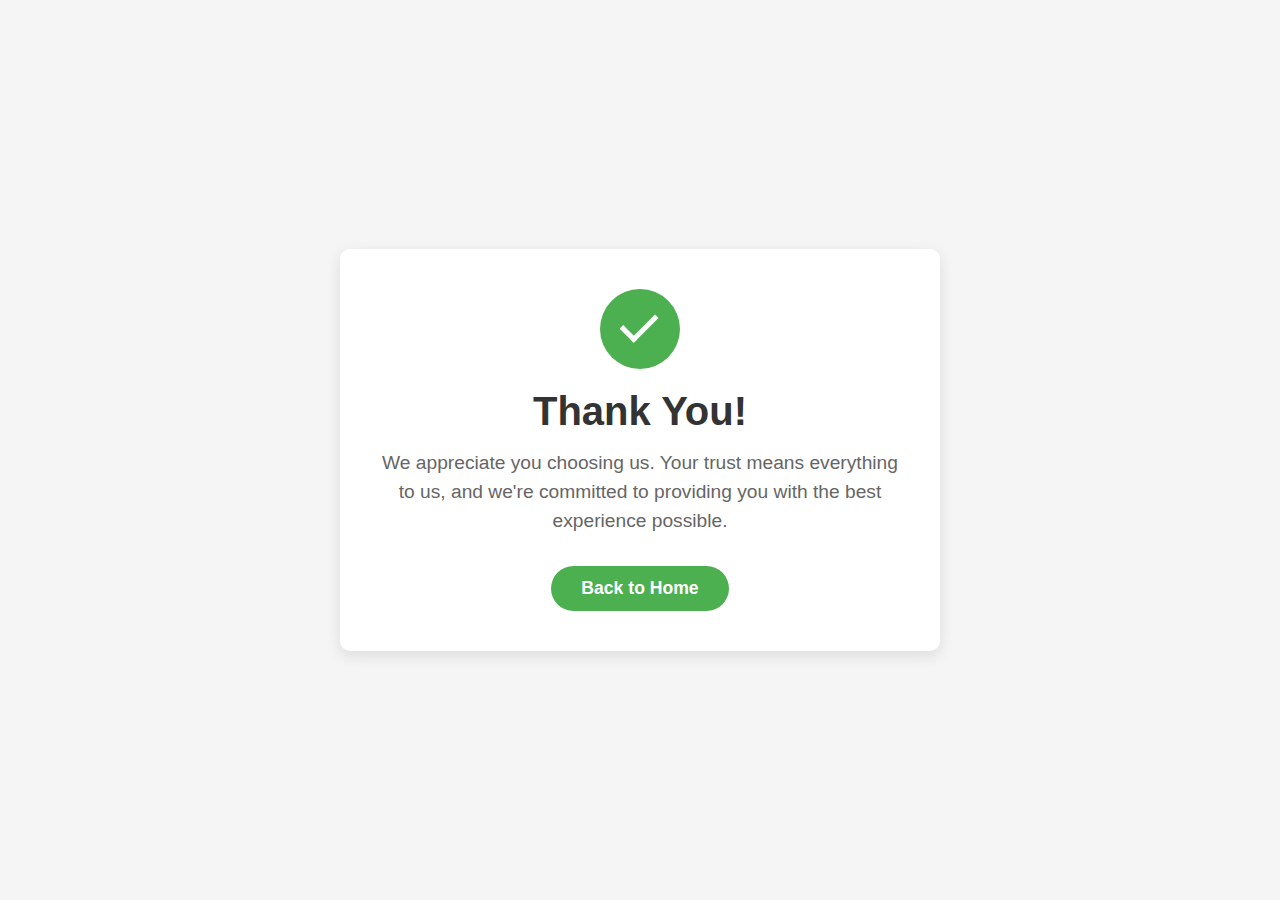
<file: thankyou.html>
<!DOCTYPE html>
<html lang="en">
<head>
    
        <!-- Google tag (gtag.js) -->
<script async src="https://www.googletagmanager.com/gtag/js?id=AW-16544495158"></script>
<script>
  window.dataLayer = window.dataLayer || [];
  function gtag(){dataLayer.push(arguments);}
  gtag('js', new Date());

  gtag('config', 'AW-16544495158');
</script>

<!-- Event snippet for ConversionAction05Mar2025 conversion page -->
<script>
  gtag('event', 'conversion', {'send_to': 'AW-16544495158/zjQYCMzosaYaELbsg9E9'});
</script>

    <meta charset="UTF-8">
    <meta name="viewport" content="width=device-width, initial-scale=1.0">
    <title>Thank You!</title>
    <style>
        * {
            margin: 0;
            padding: 0;
            box-sizing: border-box;
            font-family: 'Arial', sans-serif;
        }
        
        body {
            background-color: #f5f5f5;
            display: flex;
            justify-content: center;
            align-items: center;
            min-height: 100vh;
            padding: 20px;
        }
        
        .container {
            background-color: white;
            border-radius: 10px;
            box-shadow: 0 5px 15px rgba(0, 0, 0, 0.1);
            text-align: center;
            max-width: 600px;
            width: 100%;
            padding: 40px;
        }
        
        .check-icon {
            width: 80px;
            height: 80px;
            background-color: #4CAF50;
            border-radius: 50%;
            display: flex;
            justify-content: center;
            align-items: center;
            margin: 0 auto 20px;
        }
        
        .check-icon::before {
            content: '';
            width: 30px;
            height: 15px;
            border-left: 5px solid white;
            border-bottom: 5px solid white;
            transform: rotate(-45deg) translate(3px, -5px);
        }
        
        h1 {
            color: #333;
            margin-bottom: 15px;
            font-size: 2.5rem;
        }
        
        p {
            color: #666;
            margin-bottom: 30px;
            font-size: 1.2rem;
            line-height: 1.5;
        }
        
        .home-btn {
            display: inline-block;
            background-color: #4CAF50;
            color: white;
            padding: 12px 30px;
            border-radius: 50px;
            text-decoration: none;
            font-weight: bold;
            font-size: 1.1rem;
            transition: all 0.3s ease;
        }
        
        .home-btn:hover {
            background-color: #3e8e41;
            transform: translateY(-3px);
            box-shadow: 0 5px 15px rgba(0, 0, 0, 0.2);
        }
    </style>
</head>
<body>
    <div class="container">
        <div class="check-icon"></div>
        <h1>Thank You!</h1>
        <p>We appreciate you choosing us. Your trust means everything to us, and we're committed to providing you with the best experience possible.</p>
        <a href="index.html" class="home-btn">Back to Home</a>
    </div>
</body>
</html>
</file>
<file: style.css>
/*
! tailwindcss v3.3.6 | MIT License | https://tailwindcss.com
*/

/*
1. Prevent padding and border from affecting element width. (https://github.com/mozdevs/cssremedy/issues/4)
2. Allow adding a border to an element by just adding a border-width. (https://github.com/tailwindcss/tailwindcss/pull/116)
*/

*,
::before,
::after {
  box-sizing: border-box;
  /* 1 */
  border-width: 0;
  /* 2 */
  border-style: solid;
  /* 2 */
  border-color: #e5e7eb;
  /* 2 */
}

::before,
::after {
  --tw-content: '';
}

/*
1. Use a consistent sensible line-height in all browsers.
2. Prevent adjustments of font size after orientation changes in iOS.
3. Use a more readable tab size.
4. Use the user's configured `sans` font-family by default.
5. Use the user's configured `sans` font-feature-settings by default.
6. Use the user's configured `sans` font-variation-settings by default.
*/

html {
  line-height: 1.5;
  /* 1 */
  -webkit-text-size-adjust: 100%;
  /* 2 */
  -moz-tab-size: 4;
  /* 3 */
  -o-tab-size: 4;
     tab-size: 4;
  /* 3 */
  font-family: ui-sans-serif, system-ui, -apple-system, BlinkMacSystemFont, "Segoe UI", Roboto, "Helvetica Neue", Arial, "Noto Sans", sans-serif, "Apple Color Emoji", "Segoe UI Emoji", "Segoe UI Symbol", "Noto Color Emoji";
  /* 4 */
  font-feature-settings: normal;
  /* 5 */
  font-variation-settings: normal;
  /* 6 */
}

/*
1. Remove the margin in all browsers.
2. Inherit line-height from `html` so users can set them as a class directly on the `html` element.
*/

body {
  margin: 0;
  /* 1 */
  line-height: inherit;
  /* 2 */
}

/*
1. Add the correct height in Firefox.
2. Correct the inheritance of border color in Firefox. (https://bugzilla.mozilla.org/show_bug.cgi?id=190655)
3. Ensure horizontal rules are visible by default.
*/

hr {
  height: 0;
  /* 1 */
  color: inherit;
  /* 2 */
  border-top-width: 1px;
  /* 3 */
}

/*
Add the correct text decoration in Chrome, Edge, and Safari.
*/

abbr:where([title]) {
  -webkit-text-decoration: underline dotted;
          text-decoration: underline dotted;
}

/*
Remove the default font size and weight for headings.
*/

h1,
h2,
h3,
h4,
h5,
h6 {
  font-size: inherit;
  font-weight: inherit;
}

/*
Reset links to optimize for opt-in styling instead of opt-out.
*/

a {
  color: inherit;
  text-decoration: inherit;
}

/*
Add the correct font weight in Edge and Safari.
*/

b,
strong {
  font-weight: bolder;
}

/*
1. Use the user's configured `mono` font-family by default.
2. Use the user's configured `mono` font-feature-settings by default.
3. Use the user's configured `mono` font-variation-settings by default.
4. Correct the odd `em` font sizing in all browsers.
*/

code,
kbd,
samp,
pre {
  font-family: ui-monospace, SFMono-Regular, Menlo, Monaco, Consolas, "Liberation Mono", "Courier New", monospace;
  /* 1 */
  font-feature-settings: normal;
  /* 2 */
  font-variation-settings: normal;
  /* 3 */
  font-size: 1em;
  /* 4 */
}

/*
Add the correct font size in all browsers.
*/

small {
  font-size: 80%;
}

/*
Prevent `sub` and `sup` elements from affecting the line height in all browsers.
*/

sub,
sup {
  font-size: 75%;
  line-height: 0;
  position: relative;
  vertical-align: baseline;
}

sub {
  bottom: -0.25em;
}

sup {
  top: -0.5em;
}

/*
1. Remove text indentation from table contents in Chrome and Safari. (https://bugs.chromium.org/p/chromium/issues/detail?id=999088, https://bugs.webkit.org/show_bug.cgi?id=201297)
2. Correct table border color inheritance in all Chrome and Safari. (https://bugs.chromium.org/p/chromium/issues/detail?id=935729, https://bugs.webkit.org/show_bug.cgi?id=195016)
3. Remove gaps between table borders by default.
*/

table {
  text-indent: 0;
  /* 1 */
  border-color: inherit;
  /* 2 */
  border-collapse: collapse;
  /* 3 */
}

/*
1. Change the font styles in all browsers.
2. Remove the margin in Firefox and Safari.
3. Remove default padding in all browsers.
*/

button,
input,
optgroup,
select,
textarea {
  font-family: inherit;
  /* 1 */
  font-feature-settings: inherit;
  /* 1 */
  font-variation-settings: inherit;
  /* 1 */
  font-size: 100%;
  /* 1 */
  font-weight: inherit;
  /* 1 */
  line-height: inherit;
  /* 1 */
  color: inherit;
  /* 1 */
  margin: 0;
  /* 2 */
  padding: 0;
  /* 3 */
}

/*
Remove the inheritance of text transform in Edge and Firefox.
*/

button,
select {
  text-transform: none;
}

/*
1. Correct the inability to style clickable types in iOS and Safari.
2. Remove default button styles.
*/

button,
[type='button'],
[type='reset'],
[type='submit'] {
  -webkit-appearance: button;
  /* 1 */
  background-color: transparent;
  /* 2 */
  background-image: none;
  /* 2 */
}

/*
Use the modern Firefox focus style for all focusable elements.
*/

:-moz-focusring {
  outline: auto;
}

/*
Remove the additional `:invalid` styles in Firefox. (https://github.com/mozilla/gecko-dev/blob/2f9eacd9d3d995c937b4251a5557d95d494c9be1/layout/style/res/forms.css#L728-L737)
*/

:-moz-ui-invalid {
  box-shadow: none;
}

/*
Add the correct vertical alignment in Chrome and Firefox.
*/

progress {
  vertical-align: baseline;
}

/*
Correct the cursor style of increment and decrement buttons in Safari.
*/

::-webkit-inner-spin-button,
::-webkit-outer-spin-button {
  height: auto;
}

/*
1. Correct the odd appearance in Chrome and Safari.
2. Correct the outline style in Safari.
*/

[type='search'] {
  -webkit-appearance: textfield;
  /* 1 */
  outline-offset: -2px;
  /* 2 */
}

/*
Remove the inner padding in Chrome and Safari on macOS.
*/

::-webkit-search-decoration {
  -webkit-appearance: none;
}

/*
1. Correct the inability to style clickable types in iOS and Safari.
2. Change font properties to `inherit` in Safari.
*/

::-webkit-file-upload-button {
  -webkit-appearance: button;
  /* 1 */
  font: inherit;
  /* 2 */
}

/*
Add the correct display in Chrome and Safari.
*/

summary {
  display: list-item;
}

/*
Removes the default spacing and border for appropriate elements.
*/

blockquote,
dl,
dd,
h1,
h2,
h3,
h4,
h5,
h6,
hr,
figure,
p,
pre {
  margin: 0;
}

fieldset {
  margin: 0;
  padding: 0;
}

legend {
  padding: 0;
}

ol,
ul,
menu {
  list-style: none;
  margin: 0;
  padding: 0;
}

/*
Reset default styling for dialogs.
*/

dialog {
  padding: 0;
}

/*
Prevent resizing textareas horizontally by default.
*/

textarea {
  resize: vertical;
}

/*
1. Reset the default placeholder opacity in Firefox. (https://github.com/tailwindlabs/tailwindcss/issues/3300)
2. Set the default placeholder color to the user's configured gray 400 color.
*/

input::-moz-placeholder, textarea::-moz-placeholder {
  opacity: 1;
  /* 1 */
  color: #9ca3af;
  /* 2 */
}

input::placeholder,
textarea::placeholder {
  opacity: 1;
  /* 1 */
  color: #9ca3af;
  /* 2 */
}

/*
Set the default cursor for buttons.
*/

button,
[role="button"] {
  cursor: pointer;
}

/*
Make sure disabled buttons don't get the pointer cursor.
*/

:disabled {
  cursor: default;
}

/*
1. Make replaced elements `display: block` by default. (https://github.com/mozdevs/cssremedy/issues/14)
2. Add `vertical-align: middle` to align replaced elements more sensibly by default. (https://github.com/jensimmons/cssremedy/issues/14#issuecomment-634934210)
   This can trigger a poorly considered lint error in some tools but is included by design.
*/

img,
svg,
video,
canvas,
audio,
iframe,
embed,
object {
  display: block;
  /* 1 */
  vertical-align: middle;
  /* 2 */
}

/*
Constrain images and videos to the parent width and preserve their intrinsic aspect ratio. (https://github.com/mozdevs/cssremedy/issues/14)
*/

img,
video {
  max-width: 100%;
  height: auto;
}

/* Make elements with the HTML hidden attribute stay hidden by default */

[hidden] {
  display: none;
}

*, ::before, ::after {
  --tw-border-spacing-x: 0;
  --tw-border-spacing-y: 0;
  --tw-translate-x: 0;
  --tw-translate-y: 0;
  --tw-rotate: 0;
  --tw-skew-x: 0;
  --tw-skew-y: 0;
  --tw-scale-x: 1;
  --tw-scale-y: 1;
  --tw-pan-x:  ;
  --tw-pan-y:  ;
  --tw-pinch-zoom:  ;
  --tw-scroll-snap-strictness: proximity;
  --tw-gradient-from-position:  ;
  --tw-gradient-via-position:  ;
  --tw-gradient-to-position:  ;
  --tw-ordinal:  ;
  --tw-slashed-zero:  ;
  --tw-numeric-figure:  ;
  --tw-numeric-spacing:  ;
  --tw-numeric-fraction:  ;
  --tw-ring-inset:  ;
  --tw-ring-offset-width: 0px;
  --tw-ring-offset-color: #fff;
  --tw-ring-color: rgb(59 130 246 / 0.5);
  --tw-ring-offset-shadow: 0 0 #0000;
  --tw-ring-shadow: 0 0 #0000;
  --tw-shadow: 0 0 #0000;
  --tw-shadow-colored: 0 0 #0000;
  --tw-blur:  ;
  --tw-brightness:  ;
  --tw-contrast:  ;
  --tw-grayscale:  ;
  --tw-hue-rotate:  ;
  --tw-invert:  ;
  --tw-saturate:  ;
  --tw-sepia:  ;
  --tw-drop-shadow:  ;
  --tw-backdrop-blur:  ;
  --tw-backdrop-brightness:  ;
  --tw-backdrop-contrast:  ;
  --tw-backdrop-grayscale:  ;
  --tw-backdrop-hue-rotate:  ;
  --tw-backdrop-invert:  ;
  --tw-backdrop-opacity:  ;
  --tw-backdrop-saturate:  ;
  --tw-backdrop-sepia:  ;
}

::backdrop {
  --tw-border-spacing-x: 0;
  --tw-border-spacing-y: 0;
  --tw-translate-x: 0;
  --tw-translate-y: 0;
  --tw-rotate: 0;
  --tw-skew-x: 0;
  --tw-skew-y: 0;
  --tw-scale-x: 1;
  --tw-scale-y: 1;
  --tw-pan-x:  ;
  --tw-pan-y:  ;
  --tw-pinch-zoom:  ;
  --tw-scroll-snap-strictness: proximity;
  --tw-gradient-from-position:  ;
  --tw-gradient-via-position:  ;
  --tw-gradient-to-position:  ;
  --tw-ordinal:  ;
  --tw-slashed-zero:  ;
  --tw-numeric-figure:  ;
  --tw-numeric-spacing:  ;
  --tw-numeric-fraction:  ;
  --tw-ring-inset:  ;
  --tw-ring-offset-width: 0px;
  --tw-ring-offset-color: #fff;
  --tw-ring-color: rgb(59 130 246 / 0.5);
  --tw-ring-offset-shadow: 0 0 #0000;
  --tw-ring-shadow: 0 0 #0000;
  --tw-shadow: 0 0 #0000;
  --tw-shadow-colored: 0 0 #0000;
  --tw-blur:  ;
  --tw-brightness:  ;
  --tw-contrast:  ;
  --tw-grayscale:  ;
  --tw-hue-rotate:  ;
  --tw-invert:  ;
  --tw-saturate:  ;
  --tw-sepia:  ;
  --tw-drop-shadow:  ;
  --tw-backdrop-blur:  ;
  --tw-backdrop-brightness:  ;
  --tw-backdrop-contrast:  ;
  --tw-backdrop-grayscale:  ;
  --tw-backdrop-hue-rotate:  ;
  --tw-backdrop-invert:  ;
  --tw-backdrop-opacity:  ;
  --tw-backdrop-saturate:  ;
  --tw-backdrop-sepia:  ;
}

.container {
  width: 100%;
}

@media (min-width: 640px) {
  .container {
    max-width: 640px;
  }
}

@media (min-width: 768px) {
  .container {
    max-width: 768px;
  }
}

@media (min-width: 1024px) {
  .container {
    max-width: 1024px;
  }
}

@media (min-width: 1280px) {
  .container {
    max-width: 1280px;
  }
}

@media (min-width: 1536px) {
  .container {
    max-width: 1536px;
  }
}

.fixed {
  position: fixed;
}

.absolute {
  position: absolute;
}

.relative {
  position: relative;
}

.left-0 {
  left: 0px;
}

.right-2 {
  right: 0.5rem;
}

.top-2 {
  top: 0.5rem;
}

.top-7 {
  top: 1.75rem;
}

.bottom-32 {
  bottom: 8rem;
}

.left-2 {
  left: 0.5rem;
}

.z-20 {
  z-index: 20;
}

.my-2 {
  margin-top: 0.5rem;
  margin-bottom: 0.5rem;
}

.mx-auto {
  margin-left: auto;
  margin-right: auto;
}

.my-4 {
  margin-top: 1rem;
  margin-bottom: 1rem;
}

.mb-4 {
  margin-bottom: 1rem;
}

.ml-3 {
  margin-left: 0.75rem;
}

.mt-10 {
  margin-top: 2.5rem;
}

.mt-3 {
  margin-top: 0.75rem;
}

.mt-6 {
  margin-top: 1.5rem;
}

.mt-1 {
  margin-top: 0.25rem;
}

.mt-2 {
  margin-top: 0.5rem;
}

.mt-8 {
  margin-top: 2rem;
}

.mb-2 {
  margin-bottom: 0.5rem;
}

.block {
  display: block;
}

.flex {
  display: flex;
}

.hidden {
  display: none;
}

.h-14 {
  height: 3.5rem;
}

.h-6 {
  height: 1.5rem;
}

.h-full {
  height: 100%;
}

.h-10 {
  height: 2.5rem;
}

.w-auto {
  width: auto;
}

.w-14 {
  width: 3.5rem;
}

.w-6 {
  width: 1.5rem;
}

.w-full {
  width: 100%;
}

.w-10 {
  width: 2.5rem;
}

.transform {
  transform: translate(var(--tw-translate-x), var(--tw-translate-y)) rotate(var(--tw-rotate)) skewX(var(--tw-skew-x)) skewY(var(--tw-skew-y)) scaleX(var(--tw-scale-x)) scaleY(var(--tw-scale-y));
}

.flex-col {
  flex-direction: column;
}

.flex-wrap {
  flex-wrap: wrap;
}

.items-start {
  align-items: flex-start;
}

.items-center {
  align-items: center;
}

.justify-start {
  justify-content: flex-start;
}

.justify-center {
  justify-content: center;
}

.gap-10 {
  gap: 2.5rem;
}

.gap-1 {
  gap: 0.25rem;
}

.space-y-4 > :not([hidden]) ~ :not([hidden]) {
  --tw-space-y-reverse: 0;
  margin-top: calc(1rem * calc(1 - var(--tw-space-y-reverse)));
  margin-bottom: calc(1rem * var(--tw-space-y-reverse));
}

.rounded-md {
  border-radius: 0.375rem;
}

.rounded {
  border-radius: 0.25rem;
}

.rounded-full {
  border-radius: 9999px;
}

.rounded-lg {
  border-radius: 0.5rem;
}

.border {
  border-width: 1px;
}

.bg-gray-700 {
  --tw-bg-opacity: 1;
  background-color: rgb(55 65 81 / var(--tw-bg-opacity));
}

.bg-gray-900 {
  --tw-bg-opacity: 1;
  background-color: rgb(17 24 39 / var(--tw-bg-opacity));
}

.bg-gray-200 {
  --tw-bg-opacity: 1;
  background-color: rgb(229 231 235 / var(--tw-bg-opacity));
}

.bg-pink-500 {
  --tw-bg-opacity: 1;
  background-color: rgb(236 72 153 / var(--tw-bg-opacity));
}

.bg-blue-500 {
  --tw-bg-opacity: 1;
  background-color: rgb(59 130 246 / var(--tw-bg-opacity));
}

.bg-green-500 {
  --tw-bg-opacity: 1;
  background-color: rgb(34 197 94 / var(--tw-bg-opacity));
}

.bg-gradient-to-r {
  background-image: linear-gradient(to right, var(--tw-gradient-stops));
}

.from-pink-500 {
  --tw-gradient-from: #ec4899 var(--tw-gradient-from-position);
  --tw-gradient-to: rgb(236 72 153 / 0) var(--tw-gradient-to-position);
  --tw-gradient-stops: var(--tw-gradient-from), var(--tw-gradient-to);
}

.to-purple-700 {
  --tw-gradient-to: #7e22ce var(--tw-gradient-to-position);
}

.p-4 {
  padding: 1rem;
}

.p-2 {
  padding: 0.5rem;
}

.p-3 {
  padding: 0.75rem;
}

.px-2 {
  padding-left: 0.5rem;
  padding-right: 0.5rem;
}

.px-4 {
  padding-left: 1rem;
  padding-right: 1rem;
}

.py-1 {
  padding-top: 0.25rem;
  padding-bottom: 0.25rem;
}

.py-2 {
  padding-top: 0.5rem;
  padding-bottom: 0.5rem;
}

.px-10 {
  padding-left: 2.5rem;
  padding-right: 2.5rem;
}

.px-6 {
  padding-left: 1.5rem;
  padding-right: 1.5rem;
}

.py-3 {
  padding-top: 0.75rem;
  padding-bottom: 0.75rem;
}

.py-4 {
  padding-top: 1rem;
  padding-bottom: 1rem;
}

.text-center {
  text-align: center;
}

.text-justify {
  text-align: justify;
}

.text-lg {
  font-size: 1.125rem;
  line-height: 1.75rem;
}

.text-sm {
  font-size: 0.875rem;
  line-height: 1.25rem;
}

.text-2xl {
  font-size: 1.5rem;
  line-height: 2rem;
}

.font-semibold {
  font-weight: 600;
}

.font-bold {
  font-weight: 700;
}

.text-gray-700 {
  --tw-text-opacity: 1;
  color: rgb(55 65 81 / var(--tw-text-opacity));
}

.text-gray-800 {
  --tw-text-opacity: 1;
  color: rgb(31 41 55 / var(--tw-text-opacity));
}

.text-gray-100 {
  --tw-text-opacity: 1;
  color: rgb(243 244 246 / var(--tw-text-opacity));
}

.text-gray-300 {
  --tw-text-opacity: 1;
  color: rgb(209 213 219 / var(--tw-text-opacity));
}

.text-yellow-400 {
  --tw-text-opacity: 1;
  color: rgb(250 204 21 / var(--tw-text-opacity));
}

.text-white {
  --tw-text-opacity: 1;
  color: rgb(255 255 255 / var(--tw-text-opacity));
}

.shadow-sm {
  --tw-shadow: 0 1px 2px 0 rgb(0 0 0 / 0.05);
  --tw-shadow-colored: 0 1px 2px 0 var(--tw-shadow-color);
  box-shadow: var(--tw-ring-offset-shadow, 0 0 #0000), var(--tw-ring-shadow, 0 0 #0000), var(--tw-shadow);
}

.shadow-lg {
  --tw-shadow: 0 10px 15px -3px rgb(0 0 0 / 0.1), 0 4px 6px -4px rgb(0 0 0 / 0.1);
  --tw-shadow-colored: 0 10px 15px -3px var(--tw-shadow-color), 0 4px 6px -4px var(--tw-shadow-color);
  box-shadow: var(--tw-ring-offset-shadow, 0 0 #0000), var(--tw-ring-shadow, 0 0 #0000), var(--tw-shadow);
}

.shadow-md {
  --tw-shadow: 0 4px 6px -1px rgb(0 0 0 / 0.1), 0 2px 4px -2px rgb(0 0 0 / 0.1);
  --tw-shadow-colored: 0 4px 6px -1px var(--tw-shadow-color), 0 2px 4px -2px var(--tw-shadow-color);
  box-shadow: var(--tw-ring-offset-shadow, 0 0 #0000), var(--tw-ring-shadow, 0 0 #0000), var(--tw-shadow);
}

.outline-gray-200 {
  outline-color: #e5e7eb;
}

.transition {
  transition-property: color, background-color, border-color, text-decoration-color, fill, stroke, opacity, box-shadow, transform, filter, -webkit-backdrop-filter;
  transition-property: color, background-color, border-color, text-decoration-color, fill, stroke, opacity, box-shadow, transform, filter, backdrop-filter;
  transition-property: color, background-color, border-color, text-decoration-color, fill, stroke, opacity, box-shadow, transform, filter, backdrop-filter, -webkit-backdrop-filter;
  transition-timing-function: cubic-bezier(0.4, 0, 0.2, 1);
  transition-duration: 150ms;
}

.duration-300 {
  transition-duration: 300ms;
}

.hover\:bg-pink-600:hover {
  --tw-bg-opacity: 1;
  background-color: rgb(219 39 119 / var(--tw-bg-opacity));
}

.focus\:border-purple-700:focus {
  --tw-border-opacity: 1;
  border-color: rgb(126 34 206 / var(--tw-border-opacity));
}

.focus\:outline-none:focus {
  outline: 2px solid transparent;
  outline-offset: 2px;
}

@media (min-width: 640px) {
  .sm\:bottom-36 {
    bottom: 9rem;
  }

  .sm\:left-3 {
    left: 0.75rem;
  }

  .sm\:mt-14 {
    margin-top: 3.5rem;
  }

  .sm\:rounded-md {
    border-radius: 0.375rem;
  }

  .sm\:text-start {
    text-align: start;
  }
}

@media (min-width: 768px) {
  .md\:mt-14 {
    margin-top: 3.5rem;
  }

  .md\:justify-start {
    justify-content: flex-start;
  }

  .md\:px-0 {
    padding-left: 0px;
    padding-right: 0px;
  }
}
</file>
